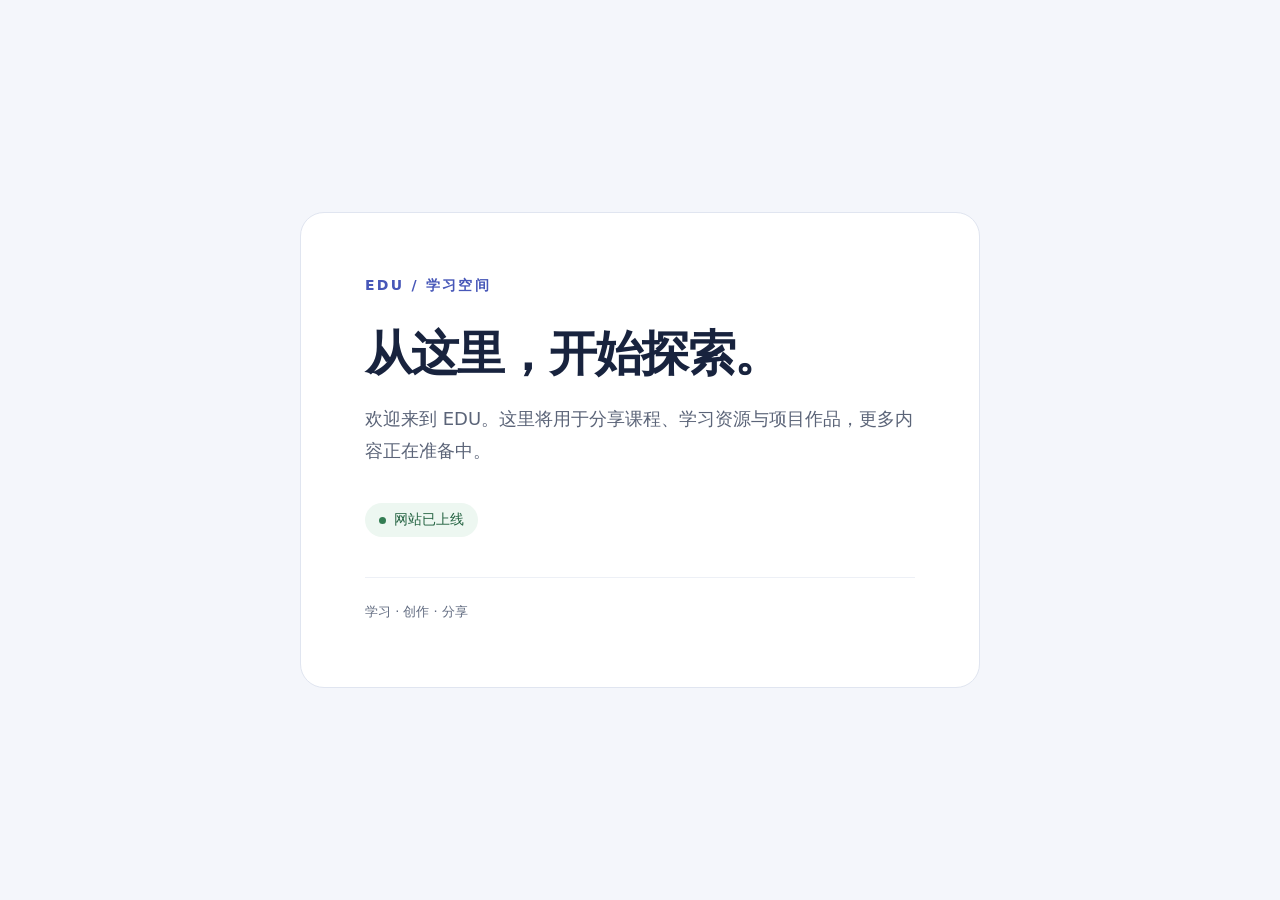
<file: index.html>
<!doctype html>
<html lang="zh-CN">
<head>
  <meta charset="utf-8">
  <meta name="viewport" content="width=device-width, initial-scale=1">
  <meta name="description" content="EDU 学习空间，课程、资源与作品的起点。">
  <title>EDU · 学习空间</title>
  <style>
    :root { color-scheme: light; font-family: system-ui, -apple-system, "Segoe UI", sans-serif; }
    * { box-sizing: border-box; }
    body { margin: 0; min-height: 100vh; min-height: 100svh; display: grid; place-items: center; padding: 24px; background: #f4f6fb; color: #18233e; }
    main { width: min(100%, 680px); padding: clamp(28px, 7vw, 64px); border: 1px solid #e0e5f0; border-radius: 24px; background: #fff; }
    .label { margin: 0 0 28px; color: #4757b8; font-size: 14px; font-weight: 700; letter-spacing: .16em; }
    h1 { margin: 0 0 20px; font-size: clamp(32px, 7vw, 48px); line-height: 1.25; letter-spacing: -.04em; }
    .intro { margin: 0; max-width: 34em; color: #5b6478; font-size: 18px; line-height: 1.8; }
    .status { display: inline-flex; align-items: center; gap: 8px; margin: 36px 0 0; padding: 8px 14px; border-radius: 999px; background: #edf7f1; color: #246342; font-size: 14px; }
    .dot { width: 7px; height: 7px; border-radius: 50%; background: #337d53; }
    footer { margin-top: 40px; padding-top: 24px; border-top: 1px solid #edf0f6; color: #626c81; font-size: 13px; line-height: 1.6; }
  </style>
</head>
<body>
  <main>
    <p class="label">EDU / 学习空间</p>
    <h1>从这里，开始探索。</h1>
    <p class="intro">欢迎来到 EDU。这里将用于分享课程、学习资源与项目作品，更多内容正在准备中。</p>
    <p class="status"><span class="dot" aria-hidden="true"></span>网站已上线</p>
    <footer>学习 · 创作 · 分享</footer>
  </main>
</body>
</html>
</file>
